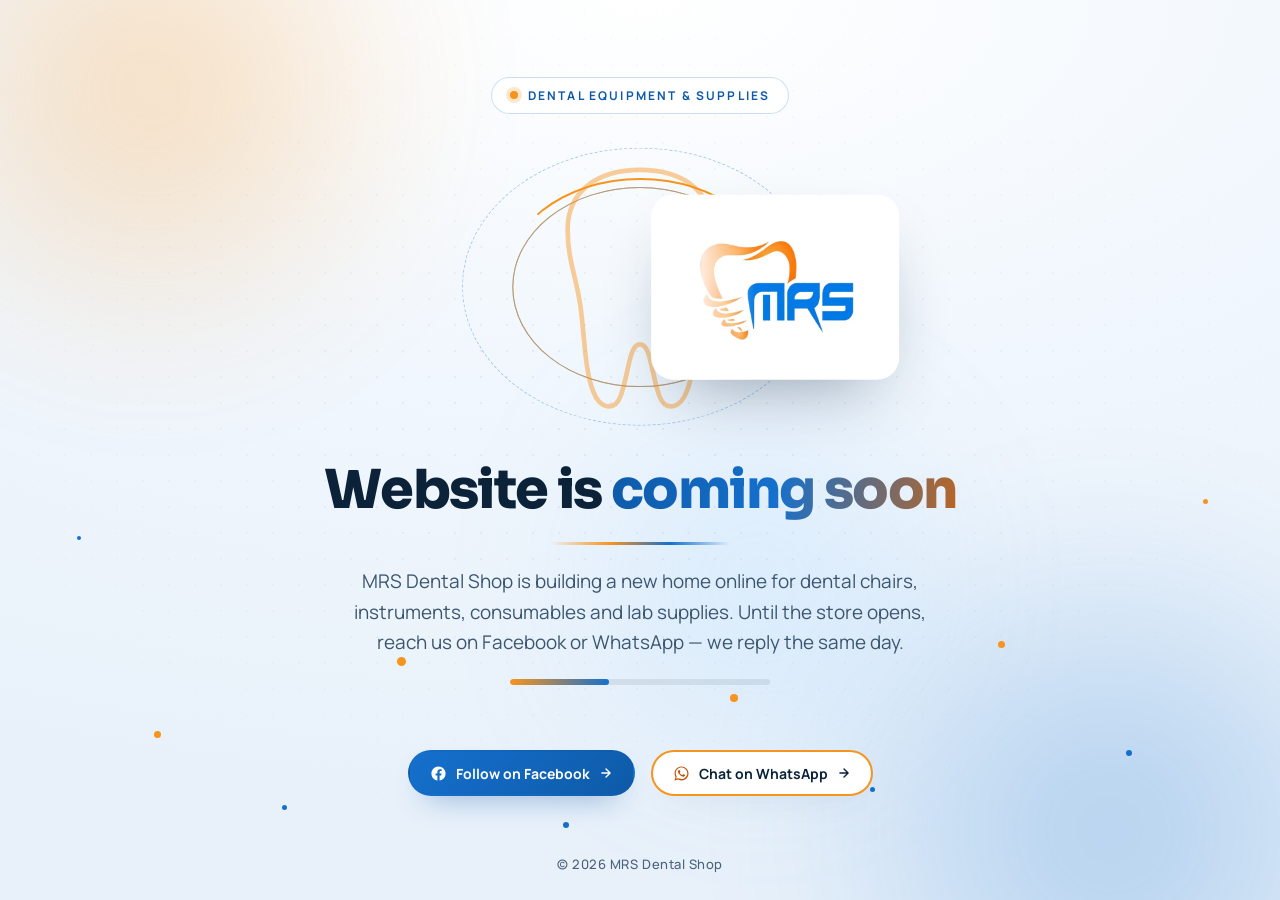
<file: index.html>
<!doctype html>
<html lang="en">
<head>
<meta charset="utf-8">
<meta name="viewport" content="width=device-width, initial-scale=1">

<title>MRS Dental Shop — Website Coming Soon</title>
<meta name="description" content="MRS Dental Shop is building a new home online for dental chairs, instruments, consumables and lab supplies. Reach us on Facebook or WhatsApp in the meantime.">
<meta name="theme-color" content="#F4F9FE">

<!-- ============================================================
     Contact links and domain are live. The only thing still worth
     replacing is og:image, with a 1200x630 share image once you have
     one — the logo is square-ish and gets cropped in link previews.
     ============================================================ -->
<link rel="canonical" href="https://www.mrsdentalshop.com/">

<meta property="og:type" content="website">
<meta property="og:title" content="MRS Dental Shop — Website Coming Soon">
<meta property="og:description" content="Dental chairs, instruments, consumables and lab supplies. Our new online store is on its way.">
<meta property="og:image" content="https://www.mrsdentalshop.com/assets/mrs-logo.jpg">
<meta property="og:url" content="https://www.mrsdentalshop.com/">
<meta name="twitter:card" content="summary_large_image">

<link rel="icon" href="assets/mrs-logo.jpg" type="image/jpeg">
<link rel="apple-touch-icon" href="assets/mrs-logo.jpg">

<link rel="preconnect" href="https://fonts.googleapis.com">
<link rel="preconnect" href="https://fonts.gstatic.com" crossorigin>
<link rel="stylesheet" href="https://fonts.googleapis.com/css2?family=Manrope:wght@400;500;600;700;800&family=Sora:wght@600;700;800&display=swap">

<!-- Bump ?v= whenever styles.css changes, so browsers holding a cached copy
     fetch the new one together with this page. -->
<link rel="stylesheet" href="styles.css?v=20261019">
</head>
<body>

<main class="stage">

  <!-- Drifting colour fields. The third is desktop only, as on the artboard. -->
  <div class="aurora" aria-hidden="true">
    <span class="blob blob--a"></span>
    <span class="blob blob--b"></span>
    <span class="blob blob--c"></span>
  </div>

  <!-- Dot grid, masked to the centre -->
  <div class="grid" aria-hidden="true"></div>

  <!-- Rising sparks. The two artboards use different counts and positions. -->
  <div class="sparks sparks--mobile" aria-hidden="true">
    <span style="--x: 14%; --y: 16%; --size: 6px; --dur: 12s; --delay: 0s;   --tint: var(--accent)"></span>
    <span style="--x: 30%; --y: 9%;  --size: 5px; --dur: 14s; --delay: 2.2s; --tint: var(--accent-alt)"></span>
    <span style="--x: 52%; --y: 20%; --size: 7px; --dur: 16s; --delay: 4.1s; --tint: var(--accent)"></span>
    <span style="--x: 71%; --y: 11%; --size: 5px; --dur: 13s; --delay: 6.3s; --tint: var(--accent-alt)"></span>
    <span style="--x: 86%; --y: 24%; --size: 6px; --dur: 15s; --delay: 1.4s; --tint: var(--accent)"></span>
  </div>

  <div class="sparks sparks--desktop" aria-hidden="true">
    <span style="--x: 12%; --y: 18%; --size: 7px; --dur: 11s;   --delay: 0s;   --tint: var(--accent)"></span>
    <span style="--x: 22%; --y: 10%; --size: 5px; --dur: 14s;   --delay: 1.6s; --tint: var(--accent-alt)"></span>
    <span style="--x: 31%; --y: 26%; --size: 9px; --dur: 16s;   --delay: 3.1s; --tint: var(--accent)"></span>
    <span style="--x: 44%; --y: 8%;  --size: 6px; --dur: 12s;   --delay: 4.4s; --tint: var(--accent-alt)"></span>
    <span style="--x: 57%; --y: 22%; --size: 8px; --dur: 15s;   --delay: 2.2s; --tint: var(--accent)"></span>
    <span style="--x: 68%; --y: 12%; --size: 5px; --dur: 13s;   --delay: 6s;   --tint: var(--accent-alt)"></span>
    <span style="--x: 78%; --y: 28%; --size: 7px; --dur: 17s;   --delay: 0.8s; --tint: var(--accent)"></span>
    <span style="--x: 88%; --y: 16%; --size: 6px; --dur: 12.5s; --delay: 5.2s; --tint: var(--accent-alt)"></span>
    <span style="--x: 6%;  --y: 40%; --size: 4px; --dur: 18s;   --delay: 7.4s; --tint: var(--accent-alt)"></span>
    <span style="--x: 94%; --y: 44%; --size: 5px; --dur: 15.5s; --delay: 8.6s; --tint: var(--accent)"></span>
  </div>

  <div class="content">

    <p class="badge">
      <span class="badge__dot" aria-hidden="true"></span>
      Dental Equipment &amp; Supplies
    </p>

    <div class="emblem">
      <span class="ring ring--outer" aria-hidden="true"></span>
      <span class="ring ring--inner" aria-hidden="true"></span>
      <span class="pulse" aria-hidden="true"></span>
      <span class="pulse pulse--2" aria-hidden="true"></span>
      <span class="pulse pulse--3" aria-hidden="true"></span>

      <svg class="tooth" viewBox="0 0 120 130" fill="none" aria-hidden="true">
        <path d="M60 10 C40 10 26 20 26 38 C26 52 30 60 32 74 C34 88 34 104 38 114 C41 122 48 124 51 116 C55 104 55 92 60 92 C65 92 65 104 69 116 C72 124 79 122 82 114 C86 104 86 88 88 74 C90 60 94 52 94 38 C94 20 80 10 60 10 Z"
              stroke="var(--accent)" stroke-width="2.2" stroke-linecap="round" stroke-linejoin="round"></path>
      </svg>

      <div class="card">
        <img src="assets/mrs-logo.jpg" alt="MRS Dental Shop" width="600" height="400" fetchpriority="high">
        <span class="card__shine" aria-hidden="true"></span>
      </div>
    </div>

    <!-- Two headline treatments, one per artboard. Only one is ever rendered. -->
    <h1 class="headline">

      <span class="headline__desktop"><span class="headline__ink"><span style="--i:0">W</span><span style="--i:1">e</span><span style="--i:2">b</span><span style="--i:3">s</span><span style="--i:4">i</span><span style="--i:5">t</span><span style="--i:6">e</span><span style="--i:7">&nbsp;</span><span style="--i:8">i</span><span style="--i:9">s</span><span style="--i:10">&nbsp;</span></span><span class="headline__rise"><span class="headline__grad">coming soon</span></span></span>

      <span class="headline__mobile">
        <span class="headline__ink"><span style="--i:0">W</span><span style="--i:1">e</span><span style="--i:2">b</span><span style="--i:3">s</span><span style="--i:4">i</span><span style="--i:5">t</span><span style="--i:6">e</span></span>
        <span class="headline__rise"><span class="headline__grad">Coming Soon</span></span>
      </span>

    </h1>

    <div class="rule" aria-hidden="true"></div>

    <p class="lede lede--desktop">
      MRS Dental Shop is building a new home online for dental chairs, instruments,
      consumables and lab supplies. Until the store opens, reach us on Facebook or
      WhatsApp — we reply the same day.
    </p>

    <p class="lede lede--mobile">
      Our new online store for dental chairs, instruments and consumables is on its
      way. Until then, reach us on Facebook or WhatsApp.
    </p>

    <div class="progress" aria-hidden="true"><span></span></div>

    <nav class="links" aria-label="Contact MRS Dental Shop">
      <a class="btn btn--fb" href="https://www.facebook.com/mrsdentalshop" target="_blank" rel="noopener noreferrer">
        <svg class="btn__brand" viewBox="0 0 24 24" fill="currentColor" aria-hidden="true"><path d="M22 12.06C22 6.5 17.52 2 12 2S2 6.5 2 12.06c0 5.02 3.66 9.18 8.44 9.94v-7.03H7.9v-2.91h2.54V9.85c0-2.52 1.49-3.91 3.77-3.91 1.09 0 2.24.2 2.24.2v2.47h-1.26c-1.24 0-1.63.78-1.63 1.57v1.88h2.78l-.45 2.91h-2.33V22c4.78-.76 8.44-4.92 8.44-9.94Z"></path></svg>
        <span>Follow on Facebook</span>
        <svg class="btn__arrow" viewBox="0 0 24 24" fill="none" stroke="currentColor" stroke-width="2.4" stroke-linecap="round" stroke-linejoin="round" aria-hidden="true"><path d="M5 12h13M12 5l7 7-7 7"></path></svg>
      </a>

      <!-- +880 1822-392916 -->
      <a class="btn btn--wa" href="https://wa.me/8801822392916" target="_blank" rel="noopener noreferrer">
        <svg class="btn__brand" viewBox="0 0 24 24" fill="#C25307" aria-hidden="true"><path d="M12.04 2C6.6 2 2.2 6.4 2.2 11.84c0 1.74.46 3.44 1.32 4.94L2 22l5.36-1.4a9.8 9.8 0 0 0 4.68 1.19h.01c5.43 0 9.84-4.4 9.84-9.84C21.89 6.4 17.47 2 12.04 2Zm0 17.94h-.01a8.2 8.2 0 0 1-4.16-1.14l-.3-.18-3.18.83.85-3.1-.2-.32a8.14 8.14 0 0 1-1.25-4.35c0-4.51 3.68-8.18 8.2-8.18 2.19 0 4.25.85 5.8 2.4a8.13 8.13 0 0 1 2.4 5.79c0 4.51-3.68 8.25-8.15 8.25Zm4.5-6.13c-.25-.12-1.46-.72-1.68-.8-.23-.09-.39-.13-.56.12-.16.25-.64.8-.78.97-.14.16-.29.18-.54.06-.25-.12-1.04-.38-1.98-1.22-.73-.65-1.23-1.46-1.37-1.71-.14-.25-.02-.38.11-.5.11-.11.25-.29.37-.43.13-.15.17-.25.25-.41.08-.17.04-.31-.02-.43-.06-.12-.56-1.34-.76-1.84-.2-.48-.41-.42-.56-.43h-.48c-.17 0-.43.06-.66.31-.23.25-.86.85-.86 2.06s.89 2.39 1.01 2.56c.12.16 1.74 2.66 4.22 3.73.59.25 1.05.4 1.41.52.59.19 1.13.16 1.56.1.47-.07 1.46-.6 1.67-1.18.2-.58.2-1.07.14-1.18-.06-.1-.22-.16-.47-.28Z"></path></svg>
        <span>Chat on WhatsApp</span>
        <svg class="btn__arrow" viewBox="0 0 24 24" fill="none" stroke="currentColor" stroke-width="2.4" stroke-linecap="round" stroke-linejoin="round" aria-hidden="true"><path d="M5 12h13M12 5l7 7-7 7"></path></svg>
      </a>
    </nav>
  </div>

  <footer class="footer">&copy; 2026 MRS Dental Shop</footer>

</main>

</body>
</html>
</file>
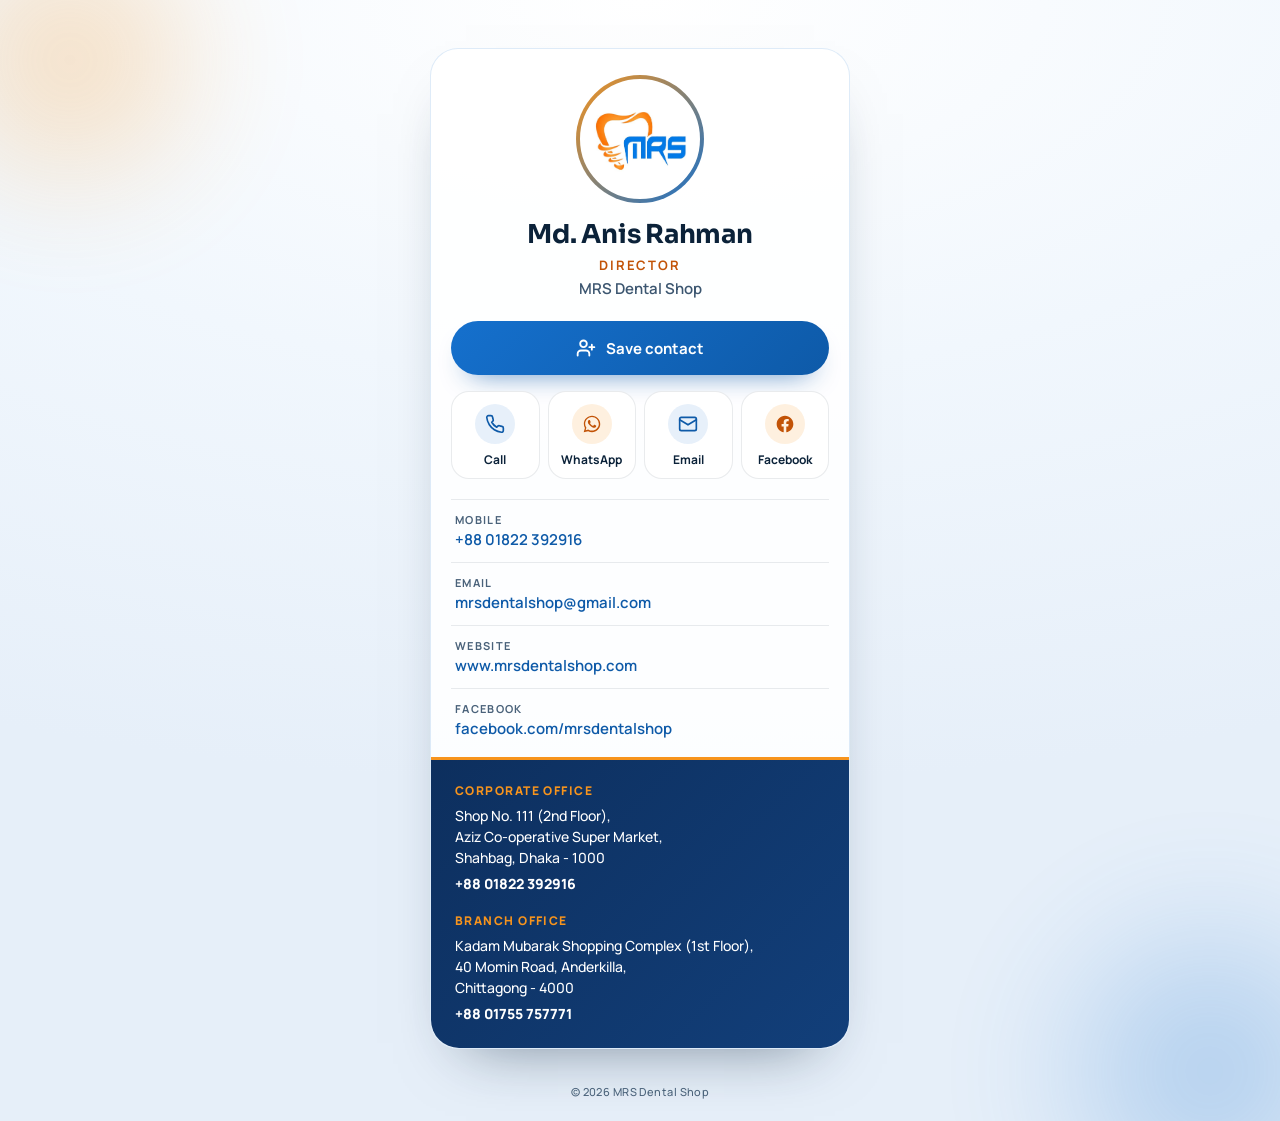
<file: director/index.html>
<!doctype html>
<html lang="en">
<head>
<meta charset="utf-8">
<meta name="viewport" content="width=device-width, initial-scale=1">

<!-- ============================================================
     Director's digital visiting card — the QR code on the printed
     card points here: https://www.mrsdentalshop.com/director/

     The same details also live in contact.vcf (the "Save contact"
     file) — keep the two in step when anything changes.
     ============================================================ -->

<title>Md. Anis Rahman — Director, MRS Dental Shop</title>
<meta name="description" content="Contact Md. Anis Rahman, Director of MRS Dental Shop — dental chairs, instruments, consumables and lab supplies.">
<meta name="theme-color" content="#F4F9FE">
<!-- A personal card reached by QR code; keep the phone number out of search results. -->
<meta name="robots" content="noindex">

<link rel="canonical" href="https://www.mrsdentalshop.com/director/">

<meta property="og:type" content="profile">
<meta property="og:title" content="Md. Anis Rahman — MRS Dental Shop">
<meta property="og:description" content="Director, MRS Dental Shop. Tap to call, chat on WhatsApp or save the contact.">
<meta property="og:image" content="https://www.mrsdentalshop.com/assets/mrs-logo.jpg">
<meta property="og:url" content="https://www.mrsdentalshop.com/director/">

<link rel="icon" href="../assets/mrs-logo.jpg" type="image/jpeg">
<link rel="apple-touch-icon" href="../assets/mrs-logo.jpg">

<link rel="preconnect" href="https://fonts.googleapis.com">
<link rel="preconnect" href="https://fonts.gstatic.com" crossorigin>
<link rel="stylesheet" href="https://fonts.googleapis.com/css2?family=Manrope:wght@400;500;600;700;800&family=Sora:wght@600;700;800&display=swap">

<!-- Bump ?v= whenever director.css changes, so browsers holding a cached copy
     fetch the new one together with this page. -->
<link rel="stylesheet" href="director.css?v=20261019">
</head>
<body>

<main class="page">

  <div class="aurora" aria-hidden="true">
    <span class="blob blob--a"></span>
    <span class="blob blob--b"></span>
  </div>

  <article class="vcard">

    <!-- The shop logo stands in for a photo. To use a portrait instead,
         save a square image as director/director.jpg and swap the <img>
         below for <img src="director.jpg" alt="Md. Anis Rahman" width="400" height="400">
         (without the avatar__logo class, so it fills the circle). -->
    <div class="avatar">
      <img class="avatar__logo" src="../assets/mrs-logo.jpg" alt="MRS Dental Shop" width="600" height="400">
    </div>

    <h1 class="vcard__name">Md. Anis Rahman</h1>
    <p class="vcard__role">Director</p>
    <p class="vcard__org">MRS Dental Shop</p>

    <!-- On Android the script at the bottom of the page swaps this link for
         one that opens the phone's Contacts app directly. Everywhere else
         (iPhone, desktop) it opens contact.vcf, which the browser offers to
         add to contacts. -->
    <a class="save" href="contact.vcf">
      <svg viewBox="0 0 24 24" fill="none" stroke="currentColor" stroke-width="2.2" stroke-linecap="round" stroke-linejoin="round" aria-hidden="true"><path d="M16 21v-2a4 4 0 0 0-4-4H6a4 4 0 0 0-4 4v2"></path><circle cx="9" cy="7" r="4"></circle><path d="M19 8v6M22 11h-6"></path></svg>
      <span>Save contact</span>
    </a>

    <nav class="actions" aria-label="Contact Md. Anis Rahman">
      <!-- tel: takes the number with + and no spaces -->
      <a class="action" href="tel:+8801822392916">
        <span class="action__icon action__icon--blue">
          <svg viewBox="0 0 24 24" fill="none" stroke="currentColor" stroke-width="2" stroke-linecap="round" stroke-linejoin="round" aria-hidden="true"><path d="M22 16.92v3a2 2 0 0 1-2.18 2 19.8 19.8 0 0 1-8.63-3.07 19.5 19.5 0 0 1-6-6A19.8 19.8 0 0 1 2.12 4.18 2 2 0 0 1 4.11 2h3a2 2 0 0 1 2 1.72c.13.96.36 1.9.7 2.81a2 2 0 0 1-.45 2.11L8.09 9.91a16 16 0 0 0 6 6l1.27-1.27a2 2 0 0 1 2.11-.45c.9.34 1.85.57 2.81.7A2 2 0 0 1 22 16.92Z"></path></svg>
        </span>
        <span class="action__label">Call</span>
      </a>

      <!-- wa.me takes the number with no +, spaces or dashes -->
      <a class="action" href="https://wa.me/8801822392916" target="_blank" rel="noopener noreferrer">
        <span class="action__icon action__icon--orange">
          <svg viewBox="0 0 24 24" fill="currentColor" aria-hidden="true"><path d="M12.04 2C6.6 2 2.2 6.4 2.2 11.84c0 1.74.46 3.44 1.32 4.94L2 22l5.36-1.4a9.8 9.8 0 0 0 4.68 1.19h.01c5.43 0 9.84-4.4 9.84-9.84C21.89 6.4 17.47 2 12.04 2Zm0 17.94h-.01a8.2 8.2 0 0 1-4.16-1.14l-.3-.18-3.18.83.85-3.1-.2-.32a8.14 8.14 0 0 1-1.25-4.35c0-4.51 3.68-8.18 8.2-8.18 2.19 0 4.25.85 5.8 2.4a8.13 8.13 0 0 1 2.4 5.79c0 4.51-3.68 8.25-8.15 8.25Zm4.5-6.13c-.25-.12-1.46-.72-1.68-.8-.23-.09-.39-.13-.56.12-.16.25-.64.8-.78.97-.14.16-.29.18-.54.06-.25-.12-1.04-.38-1.98-1.22-.73-.65-1.23-1.46-1.37-1.71-.14-.25-.02-.38.11-.5.11-.11.25-.29.37-.43.13-.15.17-.25.25-.41.08-.17.04-.31-.02-.43-.06-.12-.56-1.34-.76-1.84-.2-.48-.41-.42-.56-.43h-.48c-.17 0-.43.06-.66.31-.23.25-.86.85-.86 2.06s.89 2.39 1.01 2.56c.12.16 1.74 2.66 4.22 3.73.59.25 1.05.4 1.41.52.59.19 1.13.16 1.56.1.47-.07 1.46-.6 1.67-1.18.2-.58.2-1.07.14-1.18-.06-.1-.22-.16-.47-.28Z"></path></svg>
        </span>
        <span class="action__label">WhatsApp</span>
      </a>

      <a class="action" href="mailto:mrsdentalshop@gmail.com">
        <span class="action__icon action__icon--blue">
          <svg viewBox="0 0 24 24" fill="none" stroke="currentColor" stroke-width="2" stroke-linecap="round" stroke-linejoin="round" aria-hidden="true"><rect x="2" y="4" width="20" height="16" rx="2"></rect><path d="m22 7-10 6L2 7"></path></svg>
        </span>
        <span class="action__label">Email</span>
      </a>

      <a class="action" href="https://www.facebook.com/mrsdentalshop" target="_blank" rel="noopener noreferrer">
        <span class="action__icon action__icon--orange">
          <svg viewBox="0 0 24 24" fill="currentColor" aria-hidden="true"><path d="M22 12.06C22 6.5 17.52 2 12 2S2 6.5 2 12.06c0 5.02 3.66 9.18 8.44 9.94v-7.03H7.9v-2.91h2.54V9.85c0-2.52 1.49-3.91 3.77-3.91 1.09 0 2.24.2 2.24.2v2.47h-1.26c-1.24 0-1.63.78-1.63 1.57v1.88h2.78l-.45 2.91h-2.33V22c4.78-.76 8.44-4.92 8.44-9.94Z"></path></svg>
        </span>
        <span class="action__label">Facebook</span>
      </a>
    </nav>

    <dl class="details">
      <div class="details__row">
        <dt>Mobile</dt>
        <dd><a href="tel:+8801822392916">+88 01822 392916</a></dd>
      </div>
      <div class="details__row">
        <dt>Email</dt>
        <dd><a href="mailto:mrsdentalshop@gmail.com">mrsdentalshop@gmail.com</a></dd>
      </div>
      <div class="details__row">
        <dt>Website</dt>
        <dd><a href="../">www.mrsdentalshop.com</a></dd>
      </div>
      <div class="details__row">
        <dt>Facebook</dt>
        <dd><a href="https://www.facebook.com/mrsdentalshop" target="_blank" rel="noopener noreferrer">facebook.com/mrsdentalshop</a></dd>
      </div>
    </dl>

    <section class="offices" aria-label="Offices">
      <div class="office">
        <h2 class="office__name">Corporate Office</h2>
        <address class="office__addr">
          Shop No. 111 (2nd Floor),<br>
          Aziz Co-operative Super Market,<br>
          Shahbag, Dhaka - 1000
        </address>
        <a class="office__tel" href="tel:+8801822392916">+88 01822 392916</a>
      </div>
      <div class="office">
        <h2 class="office__name">Branch Office</h2>
        <address class="office__addr">
          Kadam Mubarak Shopping Complex (1st Floor),<br>
          40 Momin Road, Anderkilla,<br>
          Chittagong - 4000
        </address>
        <a class="office__tel" href="tel:+8801755757771">+88 01755 757771</a>
      </div>
    </section>

  </article>

  <footer class="footer">&copy; 2026 MRS Dental Shop</footer>

</main>

<script>
  // Android hands a downloaded .vcf to whichever app claims contact files,
  // often WhatsApp. An intent: link asks the Contacts app itself for a new,
  // pre-filled contact instead. Browsers that cannot launch it fall back to
  // contact.vcf. Keep these details in step with contact.vcf.
  (function () {
    if (!/Android/i.test(navigator.userAgent)) return;
    var save = document.querySelector('.save');
    var fields = {
      name: 'Md. Anis Rahman',
      job_title: 'Director',
      company: 'MRS Dental Shop',
      phone: '+8801822392916',
      secondary_phone: '+8801755757771',
      email: 'mrsdentalshop@gmail.com',
      postal: 'Shop No. 111 (2nd Floor), Aziz Co-operative Super Market, Shahbag, Dhaka - 1000, Bangladesh'
    };
    var extras = Object.keys(fields).map(function (k) {
      return 'S.' + k + '=' + encodeURIComponent(fields[k]);
    });
    extras.push('S.browser_fallback_url=' + encodeURIComponent(save.href));
    save.href = 'intent:#Intent;action=android.intent.action.INSERT;' +
      'type=vnd.android.cursor.dir/contact;' + extras.join(';') + ';end';
  })();
</script>

</body>
</html>
</file>
<file: styles.css>
/* ============================================================
   MRS Dental Shop — coming soon page

   A direct port of the two Design artboards:
     base styles      = Mobile.dc.html   (390 x 844)
     >= 760px         = Main.dc.html     (desktop, 100vh)

   Values that differ between the two boards are carried as custom
   properties so a single set of keyframes serves both.
   ============================================================ */

:root {
  --accent:        #F7941D;  /* logo orange */
  --accent-deep:   #C25307;  /* orange, dark enough for icons on white */
  --accent-alt:    #1570CD;  /* logo blue */
  --accent-alt-dk: #0E5AA8;

  --ink:           #0B2239;
  --ink-soft:      #3C5670;
  --ink-faint:     #4A627A;
  --card-bg:       #FFFFFF;

  /* Per-board animation values — overridden in the desktop block. */
  --rise-to:    -190px;
  --up-from:     18px;
  --letter-y:    24px;
  --letter-rot: -75deg;
  --pop-y:       22px;
  --pop-scale:   .85;
  --pop-blur:    14px;
  --float-y:     -8px;
  --emblem-top:  45%;   /* the mobile board sits the emblem high */

  /* Logo card offset from the emblem's centre. 0% = dead centre;
     15% puts its right edge level with the outer ring; past that it
     clears the ring entirely. The mobile emblem is a fixed 300px, so
     25% is about as far as the card can go here before it reaches the
     page gutter — the desktop block pushes further. */
  --logo-shift-x: 25%;
}

/* The emblem is a fixed 300px, so on a very narrow phone the full shift
   would carry the card's right edge off-screen. Ease it back there. */
@media (max-width: 359px) {
  :root { --logo-shift-x: 12%; }
}

*, *::before, *::after { box-sizing: border-box; }

html { -webkit-text-size-adjust: 100%; }

body {
  margin: 0;
  background: #F4F9FE;
  color: var(--ink);
  font-family: Manrope, "Segoe UI", system-ui, -apple-system, sans-serif;
  -webkit-font-smoothing: antialiased;
}

a { color: var(--accent-alt-dk); }
a:hover { color: #0B4683; }

img { max-width: 100%; }


/* ============================================================
   STAGE
   ============================================================ */

.stage {
  position: relative;
  display: flex;
  flex-direction: column;
  align-items: center;
  justify-content: center;
  width: 100%;
  min-height: 100vh;
  min-height: 100svh;          /* so a mobile URL bar cannot clip the footer */
  /* Asymmetric on purpose: the content block is centred, so the only way
     to lift it toward the top is to reserve more space below than above.
     The bottom value also keeps the centred block clear of the pinned
     footer. */
  padding: 8px 22px 68px;
  overflow: hidden;
  background: radial-gradient(130% 70% at 50% 0%, #FFFFFF 0%, #F1F7FD 48%, #E6EFF9 100%);
}

.content {
  position: relative;
  z-index: 2;
  display: flex;
  flex-direction: column;
  align-items: center;
  gap: 22px;
  width: 100%;
  text-align: center;
}


/* ============================================================
   BACKGROUND
   ============================================================ */

.aurora { position: absolute; inset: 0; pointer-events: none; }

.blob { position: absolute; border-radius: 50%; filter: blur(56px); }

.blob--a {
  width: 360px; height: 360px; top: -120px; left: -110px; opacity: .32;
  background: radial-gradient(circle, var(--accent) 0%, rgba(247,148,29,0) 68%);
  animation: drift-a 22s ease-in-out infinite;
}
.blob--b {
  width: 420px; height: 420px; bottom: -160px; right: -140px; opacity: .3;
  background: radial-gradient(circle, var(--accent-alt) 0%, rgba(21,112,205,0) 68%);
  animation: drift-b 28s ease-in-out infinite;
}
.blob--c { display: none; }   /* desktop board only */

@keyframes drift-a {
  0%, 100% { transform: translate3d(0,0,0) scale(1); }
  50%      { transform: translate3d(var(--drift-a-x, 50px), var(--drift-a-y, -40px), 0) scale(var(--drift-a-s, 1.2)); }
}
@keyframes drift-b {
  0%, 100% { transform: translate3d(0,0,0) scale(var(--drift-b-s0, 1.08)); }
  50%      { transform: translate3d(var(--drift-b-x, -44px), var(--drift-b-y, 36px), 0) scale(var(--drift-b-s, .9)); }
}
@keyframes drift-c {
  0%, 100% { transform: translate3d(0,0,0) rotate(0deg) scale(1); }
  50%      { transform: translate3d(50px,70px,0) rotate(24deg) scale(1.12); }
}

.grid {
  position: absolute;
  inset: 0;
  pointer-events: none;
  background-image: radial-gradient(rgba(11,34,57,.07) 1px, transparent 1px);
  background-size: 22px 22px;
  -webkit-mask-image: radial-gradient(72% 55% at 50% 42%, #000 0%, transparent 88%);
          mask-image: radial-gradient(72% 55% at 50% 42%, #000 0%, transparent 88%);
}

.sparks { position: absolute; inset: 0; pointer-events: none; }
.sparks--desktop { display: none; }

.sparks span {
  position: absolute;
  left: var(--x);
  bottom: var(--y);
  width: var(--size);
  height: var(--size);
  border-radius: 50%;
  background: var(--tint);
  animation: rise var(--dur) linear var(--delay) infinite;
}

@keyframes rise {
  0%   { opacity: 0;   transform: translateY(0) scale(.5); }
  18%  { opacity: .8;  }
  100% { opacity: 0;   transform: translateY(var(--rise-to)) scale(1.1); }
}


/* ============================================================
   BADGE
   ============================================================ */

.badge {
  display: inline-flex;
  align-items: center;
  gap: 8px;
  margin: 0;
  padding: 8px 14px;
  border: 1px solid rgba(21,112,205,.22);
  border-radius: 999px;
  background: rgba(255,255,255,.85);
  box-shadow: 0 10px 26px -20px rgba(11,34,57,.6);
  font-size: 10px;
  font-weight: 700;
  letter-spacing: .16em;
  text-transform: uppercase;
  color: var(--accent-alt-dk);
  animation: up .8s cubic-bezier(.22,1,.36,1) .1s backwards;
}

.badge__dot {
  width: 7px;
  height: 7px;
  border-radius: 50%;
  background: var(--accent);
  box-shadow: 0 0 0 3px rgba(247,148,29,.22);
}


/* ============================================================
   EMBLEM — logo card, rings, ripples, drawn tooth
   ============================================================ */

.emblem { position: relative; width: 300px; height: 234px; }

/* Everything inside hangs off one anchor, raised on the mobile board. */
.ring, .pulse, .tooth, .card {
  position: absolute;
  left: 50%;
  top: var(--emblem-top);
  transform: translate(-50%, -50%);
}

/* Only the card moves; the rings, ripples and tooth stay on centre.
   `left` is never animated, so the pop/float keyframes still hold. */
.card { left: calc(50% + var(--logo-shift-x, 0%)); }

.ring { border-radius: 50%; }

.ring--outer {
  width: 215px; height: 215px;
  border: 1.5px dashed rgba(21,112,205,.35);
  animation: spin var(--spin-out, 24s) linear infinite;
}
.ring--inner {
  width: 170px; height: 170px;
  border: 2px solid transparent;
  border-top-color: var(--accent);
  border-right-color: rgba(247,148,29,.25);
  animation: spin-rev var(--spin-in, 34s) linear infinite;
}

.pulse {
  width: 158px; height: 158px;
  border: 1px solid rgba(247,148,29,.55);
  border-radius: 50%;
  animation: ripple 4.4s ease-out infinite;
}
.pulse--2 { border-color: rgba(21,112,205,.45); animation-delay: 1.5s; }
.pulse--3 { border-color: rgba(247,148,29,.35); animation-delay: 3s; }

.tooth {
  width: 200px;
  height: auto;
  opacity: .45;
  animation: glow 7s ease-in-out infinite;
}
.tooth path {
  stroke-dasharray: 620;
  stroke-dashoffset: 620;
  animation: draw var(--draw-dur, 2.6s) cubic-bezier(.65,0,.35,1) .25s forwards;
}

.card {
  width: 192px;
  padding: 18px 20px;
  overflow: hidden;
  border-radius: 18px;
  background: var(--card-bg);
  box-shadow: 0 24px 54px -26px rgba(11,34,57,.45);
  animation: pop 1.05s cubic-bezier(.22,1,.36,1) .1s backwards,
             float 7s ease-in-out 1.3s infinite;
}

.card img { display: block; width: 100%; height: auto; }

.card__shine {
  position: absolute;
  top: 0;
  left: 0;
  width: 42%;
  height: 100%;
  pointer-events: none;
  background: linear-gradient(90deg, rgba(255,255,255,0) 0%, rgba(255,255,255,.85) 50%, rgba(255,255,255,0) 100%);
  animation: shine 5.5s cubic-bezier(.5,0,.2,1) 1.8s infinite;
}

@keyframes spin     { to { transform: translate(-50%,-50%) rotate(360deg); } }
@keyframes spin-rev { to { transform: translate(-50%,-50%) rotate(-360deg); } }
@keyframes draw     { to { stroke-dashoffset: 0; } }
@keyframes glow     { 0%, 100% { opacity: var(--glow-lo, .28); } 50% { opacity: var(--glow-hi, .66); } }

@keyframes ripple {
  0%   { opacity: .5; transform: translate(-50%,-50%) scale(.55); }
  100% { opacity: 0;  transform: translate(-50%,-50%) scale(1.28); }
}

/* The centring offset is repeated in every frame — drop it and the card
   leaves its anchor the moment either animation takes over. */
@keyframes pop {
  0%   { opacity: 0; transform: translate(-50%,-50%) translateY(var(--pop-y)) scale(var(--pop-scale)); filter: blur(var(--pop-blur)); }
  70%  { filter: blur(0); }
  100% { opacity: 1; transform: translate(-50%,-50%) translateY(0) scale(1); filter: blur(0); }
}
@keyframes float {
  0%, 100% { transform: translate(-50%,-50%) translateY(0); }
  50%      { transform: translate(-50%,-50%) translateY(var(--float-y)); }
}
@keyframes shine {
  0%        { transform: translateX(-150%) skewX(-18deg); }
  55%, 100% { transform: translateX(300%)  skewX(-18deg); }
}


/* ============================================================
   HEADLINE
   ============================================================ */

.headline {
  margin: 0;
  font-family: Sora, Manrope, system-ui, sans-serif;
  font-weight: 800;
  font-size: 40px;
  line-height: 1.08;
  letter-spacing: -.03em;
  perspective: 600px;
}

.headline__desktop { display: none; }
.headline__mobile .headline__ink,
.headline__mobile .headline__rise { display: block; }

.headline__ink { color: var(--ink); }

.headline__ink span {
  display: inline-block;
  animation: letter .7s cubic-bezier(.2,.9,.25,1) backwards;
  animation-delay: calc(var(--letter-start, .3s) + var(--i) * .04s);
}

.headline__rise {
  display: inline-block;
  animation: up .8s cubic-bezier(.22,1,.36,1) var(--rise-delay, .65s) backwards;
}

/* One element, plain text, nothing animated inside it — a clipped
   gradient will not paint over animated children. */
.headline__grad {
  display: inline-block;
  background-image: linear-gradient(100deg, #0E5AA8 0%, #1570CD 22%, #D2650C 50%, #1570CD 78%, #0E5AA8 100%);
  background-size: 220% 100%;
  -webkit-background-clip: text;
          background-clip: text;
  color: transparent;
  animation: sweep 9s linear infinite;
}

@supports not ((-webkit-background-clip: text) or (background-clip: text)) {
  .headline__grad { background-image: none; color: var(--accent-alt-dk); }
}

@keyframes letter {
  0%   { opacity: 0; transform: translateY(var(--letter-y)) rotateX(var(--letter-rot)); }
  100% { opacity: 1; transform: translateY(0) rotateX(0deg); }
}
@keyframes sweep {
  0%   { background-position: 0% 50%; }
  100% { background-position: 200% 50%; }
}


/* ============================================================
   RULE, LEDE, PROGRESS
   ============================================================ */

.rule {
  width: 140px;
  height: 3px;
  border-radius: 999px;
  background: linear-gradient(90deg, rgba(21,112,205,0), var(--accent), var(--accent-alt), rgba(21,112,205,0));
  transform-origin: center;
  animation: grow .95s cubic-bezier(.22,1,.36,1) .9s backwards;
}

.lede {
  max-width: 310px;
  margin: 0;
  font-size: 14px;
  line-height: 1.6;
  color: var(--ink-soft);
  animation: up .8s cubic-bezier(.22,1,.36,1) 1s backwards;
}

.lede--desktop { display: none; }

.progress {
  width: 180px;
  height: 6px;
  overflow: hidden;
  border-radius: 999px;
  background: rgba(11,34,57,.09);
  animation: up .8s cubic-bezier(.22,1,.36,1) 1.1s backwards;
}

.progress span {
  display: block;
  width: 38%;
  height: 100%;
  border-radius: 999px;
  background: linear-gradient(90deg, var(--accent), var(--accent-alt));
  animation: track 2.3s cubic-bezier(.65,0,.35,1) infinite;
}

@keyframes grow  { 0% { transform: scaleX(0); } 100% { transform: scaleX(1); } }
@keyframes track { 0% { transform: translateX(-105%); } 100% { transform: translateX(305%); } }


/* ============================================================
   BUTTONS
   ============================================================ */

.links {
  display: flex;
  flex-direction: column;
  width: 100%;
  gap: 12px;
  margin-top: clamp(14px, 3vh, 32px);    /* see the desktop block */
  animation: up .8s cubic-bezier(.22,1,.36,1) 1.2s backwards;
}

.btn {
  position: relative;
  display: inline-flex;
  align-items: center;
  justify-content: center;
  gap: 10px;
  min-height: 54px;
  padding: 0 20px;
  border: 2px solid transparent;
  border-radius: 999px;
  font-size: 15px;
  font-weight: 700;
  text-decoration: none;
  overflow: hidden;
  transition: transform .26s cubic-bezier(.22,1,.36,1),
              box-shadow .26s ease,
              border-color .26s ease;
}

.btn:active { transform: translateY(-2px); }
.btn:focus-visible { outline: 3px solid var(--ink); outline-offset: 3px; }

.btn__brand { width: 19px; height: 19px; flex: none; }
.btn__arrow {
  width: 16px;
  height: 16px;
  flex: none;
  transition: transform .26s cubic-bezier(.22,1,.36,1);
}
.btn:hover .btn__arrow { transform: translateX(5px); }

.btn--fb {
  background: linear-gradient(135deg, var(--accent-alt) 0%, var(--accent-alt-dk) 100%);
  color: #FFFFFF;
  box-shadow: 0 14px 28px -18px rgba(14,90,168,.9);
}
.btn--fb:hover { color: #FFFFFF; }

.btn--wa {
  background: var(--card-bg);
  border-color: var(--accent);
  color: var(--ink);
  box-shadow: 0 14px 28px -22px rgba(11,34,57,.7);
}
.btn--wa:hover { color: var(--ink); }


/* ============================================================
   FOOTER
   ============================================================ */

.footer {
  position: absolute;
  left: 0;
  right: 0;
  bottom: 22px;
  z-index: 2;
  width: 100%;
  text-align: center;
  font-size: 11px;
  font-weight: 500;
  letter-spacing: .04em;
  color: var(--ink-faint);
  animation: up .8s cubic-bezier(.22,1,.36,1) 1.35s backwards;
}

@keyframes up {
  0%   { opacity: 0; transform: translateY(var(--up-from)); }
  100% { opacity: 1; transform: translateY(0); }
}


/* ============================================================
   DESKTOP BOARD — Main.dc.html
   ============================================================ */

@media (min-width: 760px) {

  :root {
    --rise-to:    -230px;
    --up-from:     22px;
    --letter-y:    32px;
    --letter-rot: -78deg;
    --pop-y:       26px;
    --pop-scale:   .84;
    --pop-blur:    16px;
    --float-y:     -11px;
    --emblem-top:  50%;

    --drift-a-x: 90px;  --drift-a-y: -60px; --drift-a-s: 1.18;
    --drift-b-x: -80px; --drift-b-y: 50px;  --drift-b-s: .88; --drift-b-s0: 1.05;

    --spin-out: 26s;
    --spin-in:  38s;
    --draw-dur: 2.8s;
    --glow-lo:  .30;
    --glow-hi:  .70;

    --letter-start: .35s;
    --rise-delay:   .82s;

    --logo-shift-x: 35%;   /* room to go further than the phone layout */
  }

  .stage {
    height: 100vh;
    min-height: 0;
    padding: clamp(20px, 4vh, 64px) 24px clamp(52px, 7vh, 96px);
    background: radial-gradient(130% 90% at 50% 0%, #FFFFFF 0%, #F1F7FD 45%, #E8F1FA 100%);
  }

  .content {
    max-width: 980px;
    gap: clamp(12px, 2.4vh, 34px);
  }

  /* Background */
  .blob { filter: blur(70px); }
  .blob--a { width: 620px; height: 620px; top: -220px; left: -160px; opacity: .30; animation-duration: 24s; }
  .blob--b { width: 700px; height: 700px; bottom: -280px; right: -180px; opacity: .28; animation-duration: 30s; }
  .blob--c {
    display: block;
    width: 480px; height: 480px; top: 38%; right: 22%; opacity: .22;
    background: radial-gradient(circle, #7FC4FF 0%, rgba(127,196,255,0) 70%);
    animation: drift-c 36s ease-in-out infinite;
  }

  .grid {
    background-size: 26px 26px;
    -webkit-mask-image: radial-gradient(70% 60% at 50% 45%, #000 0%, transparent 85%);
            mask-image: radial-gradient(70% 60% at 50% 45%, #000 0%, transparent 85%);
  }

  .sparks--mobile  { display: none; }
  .sparks--desktop { display: block; }
  .sparks span { animation-name: rise; }

  /* Badge */
  .badge { gap: 10px; padding: 9px 18px; font-size: 12px; letter-spacing: .18em; background: rgba(255,255,255,.82); box-shadow: 0 10px 28px -20px rgba(11,34,57,.6); }
  .badge__dot { width: 8px; height: 8px; box-shadow: 0 0 0 4px rgba(247,148,29,.22); }

  /* Emblem */
  .emblem {
    width: min(100%, clamp(260px, 43vh, 580px));
    height: auto;
    aspect-ratio: 23 / 18;
  }
  .ring--outer { width: 92%; height: 92%; }
  .ring--inner { width: 72%; height: 72%; }
  .pulse       { width: 66%; height: 66%; }
  .tooth       { width: 66%; }
  .card {
    width: 64%;
    padding: 26px 30px;
    border-radius: 22px;
    box-shadow: 0 30px 70px -30px rgba(11,34,57,.45),
                0 2px 0 rgba(255,255,255,.9) inset;
  }

  /* Headline — one line, lowercase tail */
  .headline {
    font-size: clamp(20px, min(4.2vw, 6.6vh), 58px);
    line-height: 1.12;
    white-space: nowrap;
    perspective: 700px;
  }
  .headline__desktop { display: inline; }
  .headline__mobile  { display: none; }

  /* Rule, lede, progress */
  .rule { width: 180px; animation-duration: 1s; animation-delay: .95s; }

  .lede--mobile  { display: none; }
  .lede--desktop {
    display: block;
    max-width: 580px;
    font-size: clamp(13px, min(1.6vw, 2.1vh), 19px);
    animation-delay: 1.05s;
  }

  .progress { width: 260px; animation-delay: 1.15s; }

  /* Buttons */
  .links {
    flex-direction: row;
    flex-wrap: wrap;
    justify-content: center;
    gap: 16px;
    /* Evens out the space above and below the row. The content block is
       centred while the footer is pinned to the bottom, so as the window
       grows the footer pulls away faster than the content does. This
       margin widens the gap above by its full value and closes the gap
       below by half of it; the px offset tracks the fixed-height items
       (buttons, badge, footer) that do not scale with vh. */
    margin-top: clamp(12px, 10vh - 46px, 80px);
    animation-delay: 1.25s;
  }

  .btn {
    gap: 9px;
    min-height: 46px;
    font-size: 14px;
    transition: transform .28s cubic-bezier(.22,1,.36,1),
                box-shadow .28s ease,
                border-color .28s ease;
  }
  .btn:hover  { transform: translateY(-4px); }
  .btn:active { transform: translateY(-1px); }

  .btn__brand { width: 17px; height: 17px; }
  .btn__arrow { width: 14px; height: 14px; transition: transform .28s cubic-bezier(.22,1,.36,1); }

  .btn--fb { box-shadow: 0 14px 30px -18px rgba(14,90,168,.9); }
  .btn--fb:hover { box-shadow: 0 18px 38px -14px rgba(14,90,168,.75); }

  .btn--wa { box-shadow: 0 14px 30px -22px rgba(11,34,57,.7); }
  .btn--wa:hover { border-color: var(--accent-deep); box-shadow: 0 18px 38px -14px rgba(242,99,34,.55); }

  /* Footer */
  .footer { bottom: clamp(16px, 3vh, 44px); font-size: 13px; animation-delay: 1.4s; }
}


/* ============================================================
   REDUCED MOTION
   ============================================================ */

@media (prefers-reduced-motion: reduce) {
  *, *::before, *::after {
    animation: none !important;
    transition: none !important;
  }
  /* Put back what the animations were holding. */
  .ring, .pulse, .tooth, .card { transform: translate(-50%, -50%); }
  .tooth path { stroke-dashoffset: 0; }
  .sparks { display: none; }
}
</file>
<file: director/director.css>
/* ============================================================
   MRS Dental Shop — director's digital visiting card

   Opened from the QR code on the printed card, so it is built
   phone-first: one column, big tap targets. Colours and fonts
   match the coming soon page (styles.css).
   ============================================================ */

:root {
  --accent:        #F7941D;  /* logo orange */
  --accent-deep:   #C25307;  /* orange, dark enough for icons on white */
  --accent-alt:    #1570CD;  /* logo blue */
  --accent-alt-dk: #0E5AA8;

  --ink:           #0B2239;
  --ink-soft:      #3C5670;
  --ink-faint:     #4A627A;
  --card-bg:       #FFFFFF;
  --line:          rgba(11,34,57,.09);
}

*, *::before, *::after { box-sizing: border-box; }

html { -webkit-text-size-adjust: 100%; }

body {
  margin: 0;
  background: #F4F9FE;
  color: var(--ink);
  font-family: Manrope, "Segoe UI", system-ui, -apple-system, sans-serif;
  -webkit-font-smoothing: antialiased;
}

a { color: var(--accent-alt-dk); }
a:hover { color: #0B4683; }

img { max-width: 100%; }


/* ============================================================
   PAGE
   ============================================================ */

.page {
  position: relative;
  display: flex;
  flex-direction: column;
  align-items: center;
  min-height: 100vh;
  min-height: 100svh;
  padding: 28px 16px 72px;
  overflow: hidden;
  background: radial-gradient(130% 70% at 50% 0%, #FFFFFF 0%, #F1F7FD 48%, #E6EFF9 100%);
}

.aurora { position: absolute; inset: 0; pointer-events: none; }

.blob { position: absolute; border-radius: 50%; filter: blur(56px); }

.blob--a {
  width: 360px; height: 360px; top: -120px; left: -110px; opacity: .32;
  background: radial-gradient(circle, var(--accent) 0%, rgba(247,148,29,0) 68%);
  animation: drift 22s ease-in-out infinite;
}
.blob--b {
  width: 420px; height: 420px; bottom: -160px; right: -140px; opacity: .3;
  background: radial-gradient(circle, var(--accent-alt) 0%, rgba(21,112,205,0) 68%);
  animation: drift 28s ease-in-out infinite reverse;
}

@keyframes drift {
  0%, 100% { transform: translate3d(0,0,0) scale(1); }
  50%      { transform: translate3d(40px,-30px,0) scale(1.15); }
}


/* ============================================================
   CARD
   ============================================================ */

.vcard {
  position: relative;
  z-index: 1;
  display: flex;
  flex-direction: column;
  align-items: center;
  width: 100%;
  max-width: 420px;
  padding: 26px 20px 22px;
  border: 1px solid rgba(21,112,205,.14);
  border-radius: 28px;
  background: rgba(255,255,255,.88);
  box-shadow: 0 30px 60px -36px rgba(11,34,57,.55);
  text-align: center;
  animation: up .7s cubic-bezier(.22,1,.36,1) backwards;
}

.avatar {
  display: grid;
  place-items: center;
  width: 128px;
  height: 128px;
  border-radius: 50%;
  padding: 4px;
  background: linear-gradient(135deg, var(--accent) 0%, var(--accent-alt) 100%);
}

.avatar img,
.avatar__initials {
  display: grid;
  place-items: center;
  width: 100%;
  height: 100%;
  border: 3px solid #FFFFFF;
  border-radius: 50%;
  object-fit: cover;
  background: #EAF2FB;
}

/* The logo is a wide JPG on white, so it is fitted inside the circle
   rather than cropped to fill it. */
.avatar .avatar__logo {
  padding: 2px;
  object-fit: contain;
  background: #FFFFFF;
}

.avatar__initials {
  font-family: Sora, Manrope, sans-serif;
  font-size: 32px;
  font-weight: 700;
  color: var(--accent-alt-dk);
}

.vcard__name {
  margin: 16px 0 0;
  font-family: Sora, Manrope, sans-serif;
  font-size: 26px;
  font-weight: 700;
  line-height: 1.2;
  letter-spacing: -.01em;
}

.vcard__role {
  margin: 6px 0 0;
  font-size: 13px;
  font-weight: 700;
  letter-spacing: .14em;
  text-transform: uppercase;
  color: var(--accent-deep);
}

.vcard__org {
  margin: 4px 0 0;
  font-size: 15px;
  font-weight: 600;
  color: var(--ink-soft);
}


/* ============================================================
   SAVE CONTACT + QUICK ACTIONS
   ============================================================ */

.save {
  display: inline-flex;
  align-items: center;
  justify-content: center;
  gap: 10px;
  width: 100%;
  min-height: 54px;
  margin-top: 22px;
  border-radius: 999px;
  background: linear-gradient(135deg, var(--accent-alt) 0%, var(--accent-alt-dk) 100%);
  box-shadow: 0 14px 28px -18px rgba(14,90,168,.9);
  color: #FFFFFF;
  font-size: 15px;
  font-weight: 700;
  text-decoration: none;
  transition: transform .26s cubic-bezier(.22,1,.36,1);
}
.save:hover { color: #FFFFFF; }
.save:active { transform: translateY(-2px); }
.save svg { width: 20px; height: 20px; flex: none; }

.actions {
  display: grid;
  grid-template-columns: repeat(4, 1fr);
  gap: 8px;
  width: 100%;
  margin-top: 16px;
}

.action {
  display: flex;
  flex-direction: column;
  align-items: center;
  gap: 7px;
  padding: 12px 4px 10px;
  border: 1px solid var(--line);
  border-radius: 18px;
  background: var(--card-bg);
  color: var(--ink);
  font-size: 12px;
  font-weight: 700;
  text-decoration: none;
  transition: transform .26s cubic-bezier(.22,1,.36,1), border-color .26s ease;
}
.action:hover { color: var(--ink); border-color: rgba(21,112,205,.35); }
.action:active { transform: translateY(-2px); }

.action__icon {
  display: grid;
  place-items: center;
  width: 40px;
  height: 40px;
  border-radius: 50%;
}
.action__icon svg { width: 20px; height: 20px; }
.action__icon--blue   { background: rgba(21,112,205,.1);  color: var(--accent-alt-dk); }
.action__icon--orange { background: rgba(247,148,29,.14); color: var(--accent-deep); }

.save:focus-visible,
.action:focus-visible,
.details a:focus-visible { outline: 3px solid var(--ink); outline-offset: 3px; }


/* ============================================================
   DETAILS
   ============================================================ */

.details {
  width: 100%;
  margin: 20px 0 0;
  text-align: left;
}

.details__row {
  display: flex;
  flex-direction: column;
  gap: 2px;
  padding: 12px 4px;
  border-top: 1px solid var(--line);
}

.details dt {
  font-size: 11px;
  font-weight: 700;
  letter-spacing: .12em;
  text-transform: uppercase;
  color: var(--ink-faint);
}

.details dd {
  margin: 0;
  font-size: 15px;
  font-weight: 600;
  overflow-wrap: anywhere;
}

.details a { text-decoration: none; }


/* ============================================================
   OFFICES — the navy band from the printed card
   ============================================================ */

.offices {
  display: grid;
  gap: 18px;
  width: calc(100% + 40px);
  margin: 6px -20px -22px;
  padding: 22px 24px 24px;
  border-radius: 0 0 28px 28px;
  border-top: 3px solid var(--accent);
  background: linear-gradient(135deg, #0D2F5E 0%, #123F7A 100%);
  color: #FFFFFF;
  text-align: left;
}

.office__name {
  margin: 0 0 6px;
  font-size: 12px;
  font-weight: 800;
  letter-spacing: .12em;
  text-transform: uppercase;
  color: var(--accent);
}

.office__addr {
  font-size: 14px;
  font-style: normal;
  font-weight: 500;
  line-height: 1.5;
}

.office__tel {
  display: inline-block;
  margin-top: 6px;
  font-size: 14px;
  font-weight: 800;
  color: #FFFFFF;
  text-decoration: none;
}
.office__tel:hover { color: #FFD9A8; }
.office__tel:focus-visible { outline: 3px solid var(--accent); outline-offset: 3px; }


/* ============================================================
   FOOTER
   ============================================================ */

.footer {
  position: absolute;
  left: 0;
  right: 0;
  bottom: 22px;
  z-index: 1;
  text-align: center;
  font-size: 11px;
  font-weight: 500;
  letter-spacing: .04em;
  color: var(--ink-faint);
}

@keyframes up {
  0%   { opacity: 0; transform: translateY(18px); }
  100% { opacity: 1; transform: translateY(0); }
}

/* Phones show the action icons alone. The labels are hidden visually
   but kept for screen readers, so each button still has a name. */
@media (max-width: 759px) {
  .action { position: relative; padding: 10px 4px; }
  .action__label {
    position: absolute;
    width: 1px;
    height: 1px;
    overflow: hidden;
    clip-path: inset(50%);
    white-space: nowrap;
  }
}

@media (min-width: 760px) {
  .page { justify-content: center; padding-top: 48px; }
}

@media (prefers-reduced-motion: reduce) {
  *, *::before, *::after {
    animation: none !important;
    transition: none !important;
  }
}
</file>
